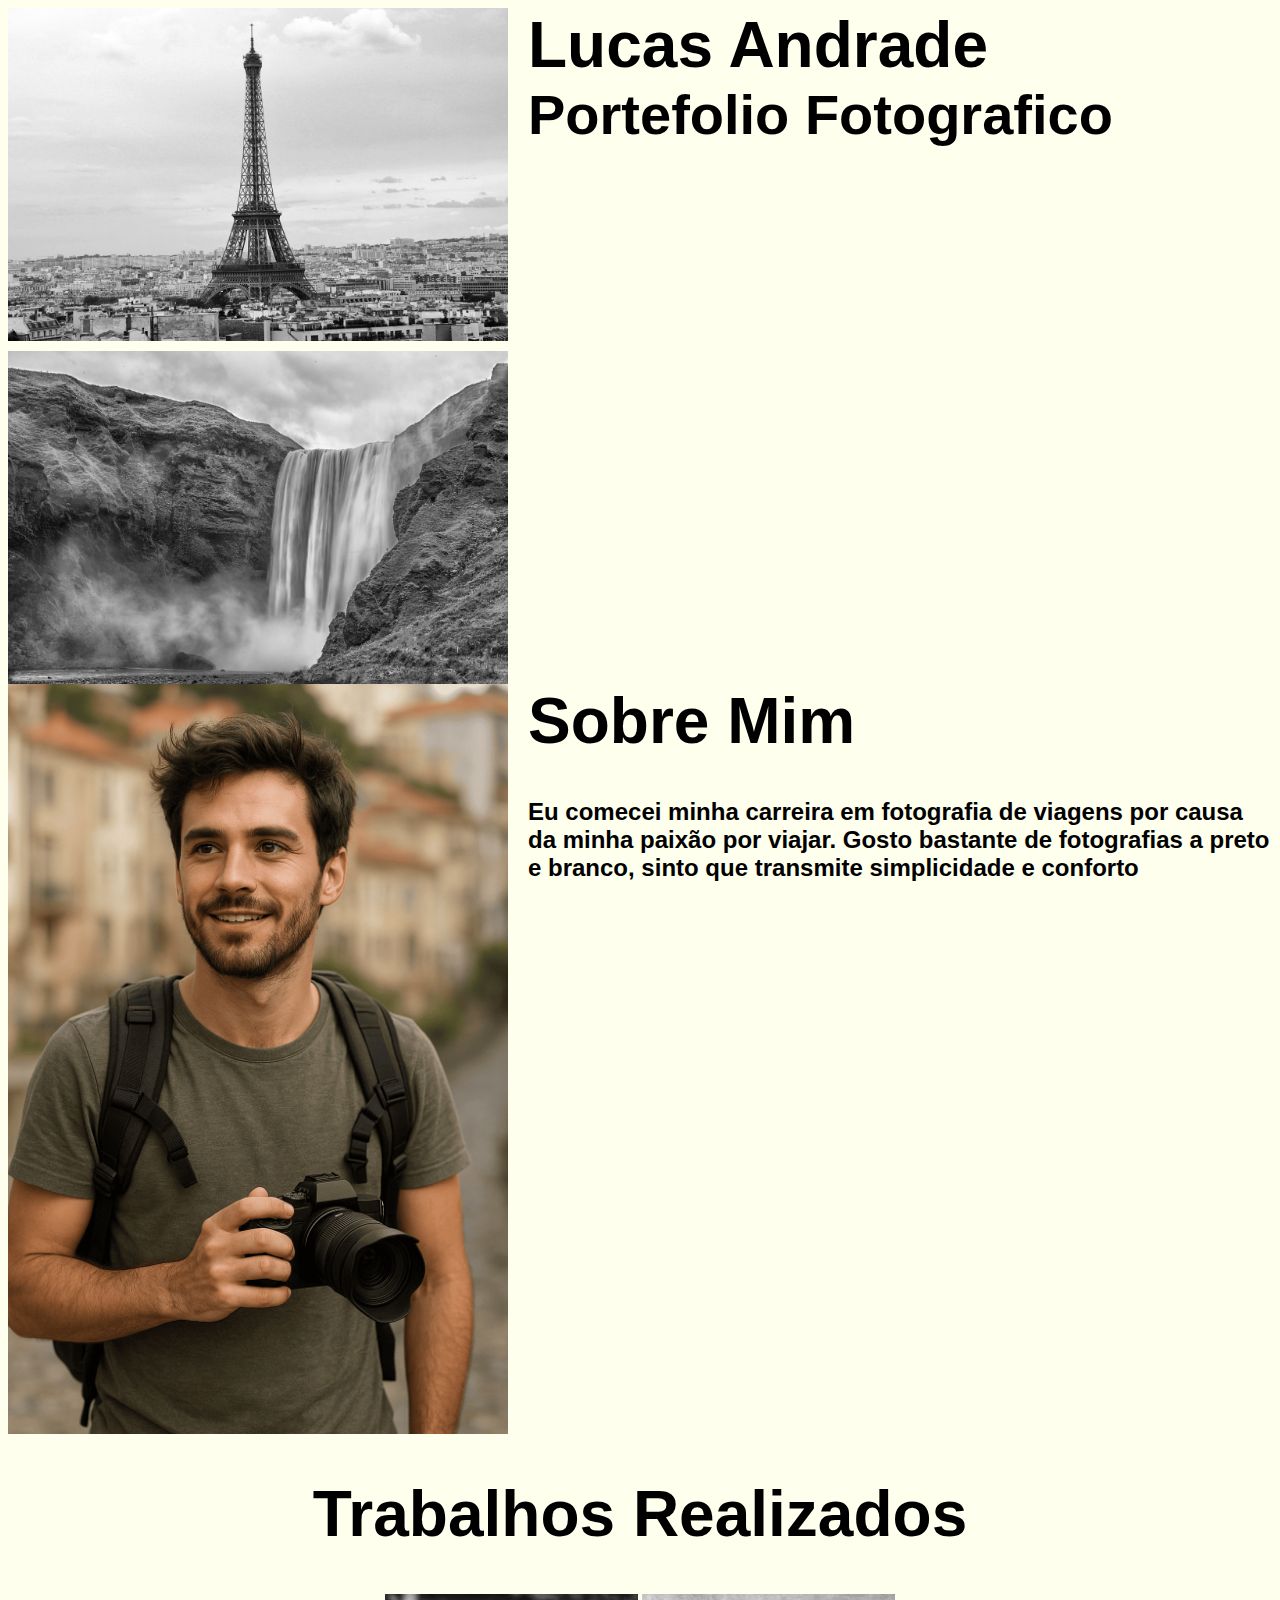
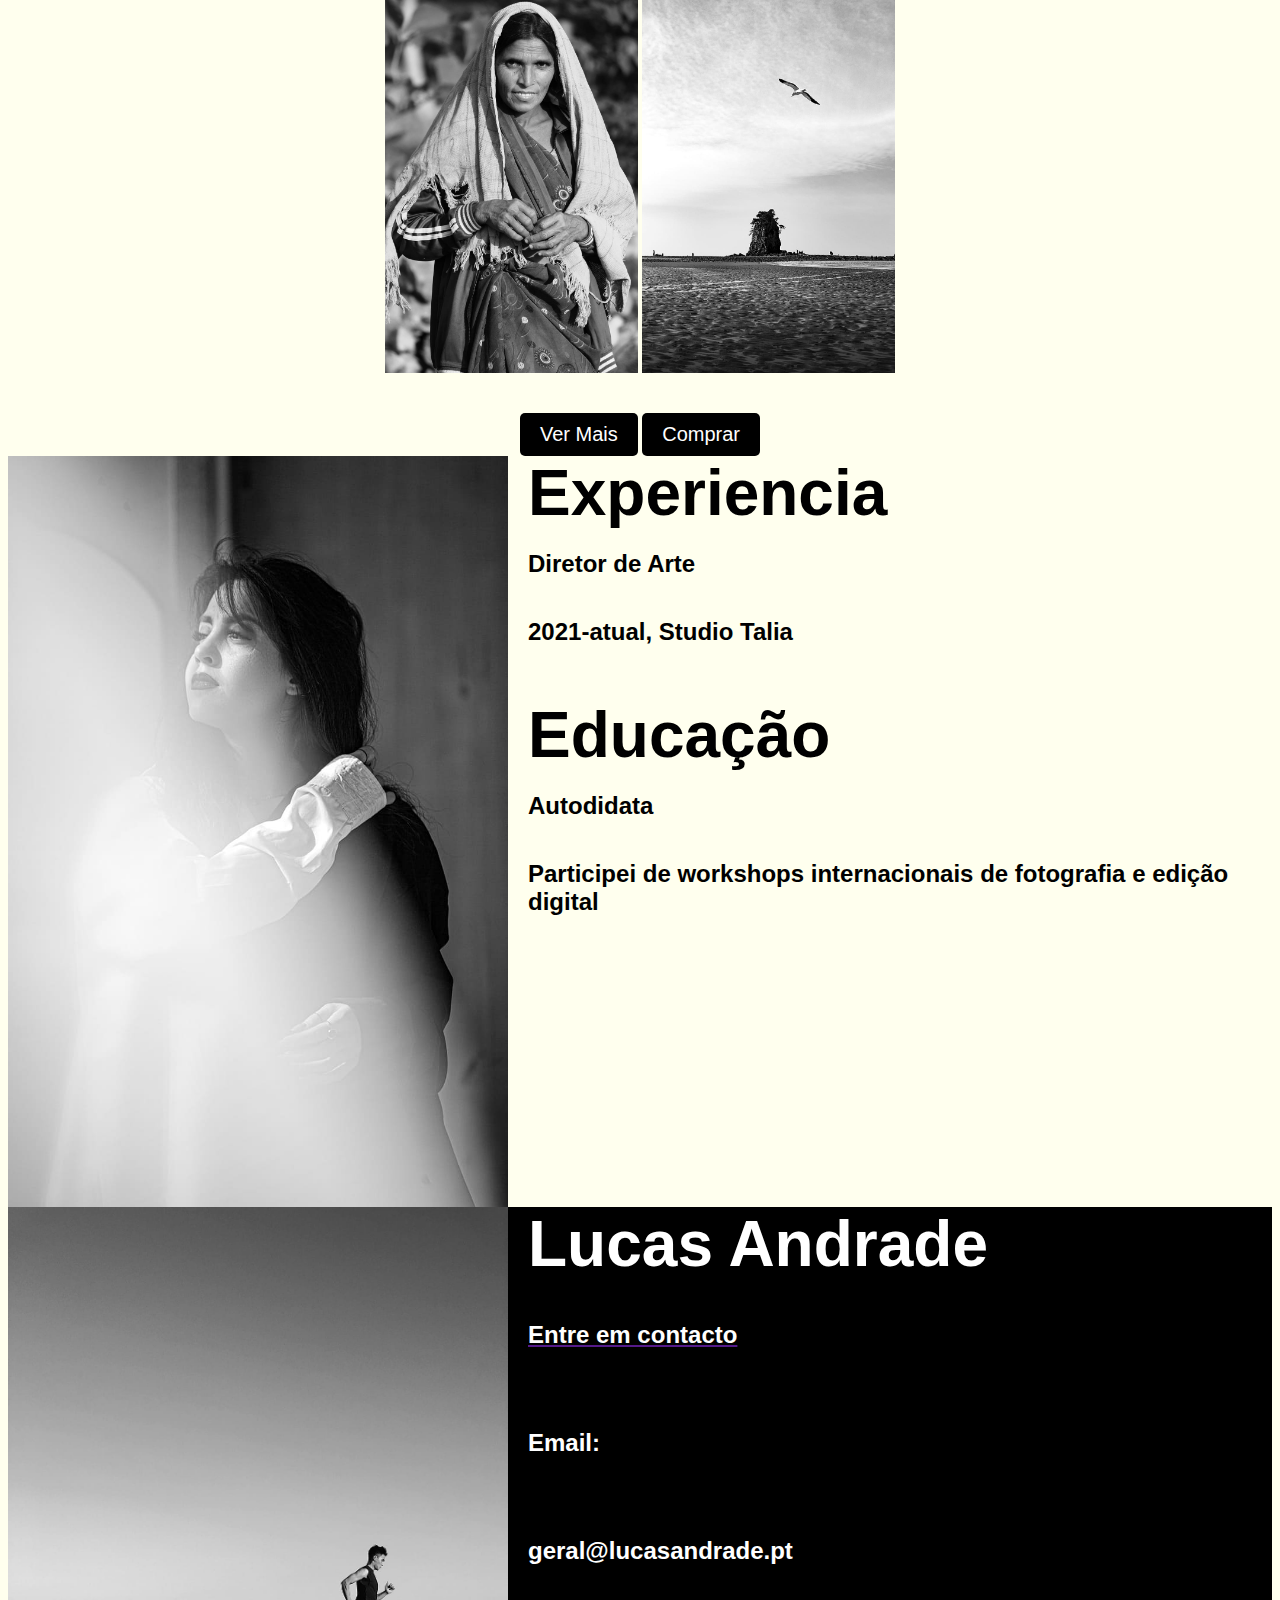
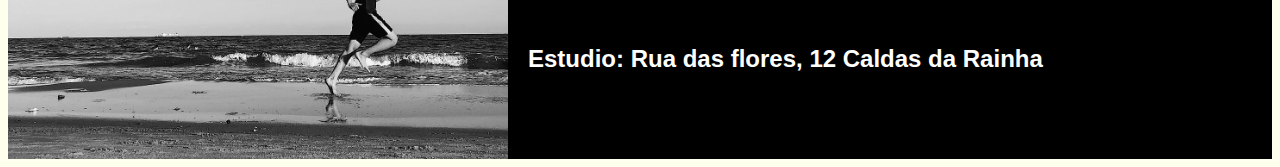
<file: index.html>
<!DOCTYPE html>
<html lang="pt-PT">
<head>
    <meta charset="UTF-8">
    <meta name="viewport" content="width=device-width, initial-scale=1.0">
    <title>Lucas Andrade</title>
    <link rel="stylesheet" href="css/styles.css">
</head>
<body>
    <section class="s1">
        <div class="cesq">
            <img src="images/viagens/9.jpg" alt="">
            <img src="images/viagens/11.jpg" alt="">
        </div>
        <div class="cdt">
            <h1>Lucas Andrade</h1>
            <h4>Portefolio Fotografico</h4>
        </div>
    </section>
    <section class="s1">
        <div class="cesq">
            <img src="images/1.png" alt="">
        </div>
        <div class="cdt">
            <h1>Sobre Mim</h1>
            <h5>Eu comecei minha carreira em fotografia de viagens por causa da minha paixão por viajar. Gosto bastante de fotografias a preto e branco, sinto que transmite simplicidade e conforto</h5>
        </div>
    </section>
    <section class="s3">
        <h1>Trabalhos Realizados</h1>
        <img src="images/lifestyle/57.jpg" alt="">
        <img src="images/viagens/5.jpg" alt="">
        <p></p>
        <a href="">Ver Mais</a>
        <a href="">Comprar</a>
    </section>
    <section class="s1">
        <div class="cesq">
            <img src="images/lifestyle/51.jpg" alt="">
        </div>
        <div class="cdt">
            <h1>Experiencia</h1>
            <h2>Diretor de Arte</h2>
            <h2>2021-atual, Studio Talia</h2>
            <p></p>
            <h1>Educação</h1>
            <h2>Autodidata</h2>
            <h2>Participei de workshops internacionais de fotografia e edição digital</h2>
        </div>
    </section>
    <section class="s5">
        <div class="cesq2">
            <img src="images/lifestyle/54.jpg" alt="">
        </div>
        <div class="cdt2">
            <h1>Lucas Andrade</h1>
            <a href=""><h5>Entre em contacto</h5></a>
            <h5>Email:</h5>
            <h5>geral@lucasandrade.pt</h5>
            <h5>Estudio: Rua das flores, 12 Caldas da Rainha</h5>
        </div>
    </section>
</body>
</html>
</file>
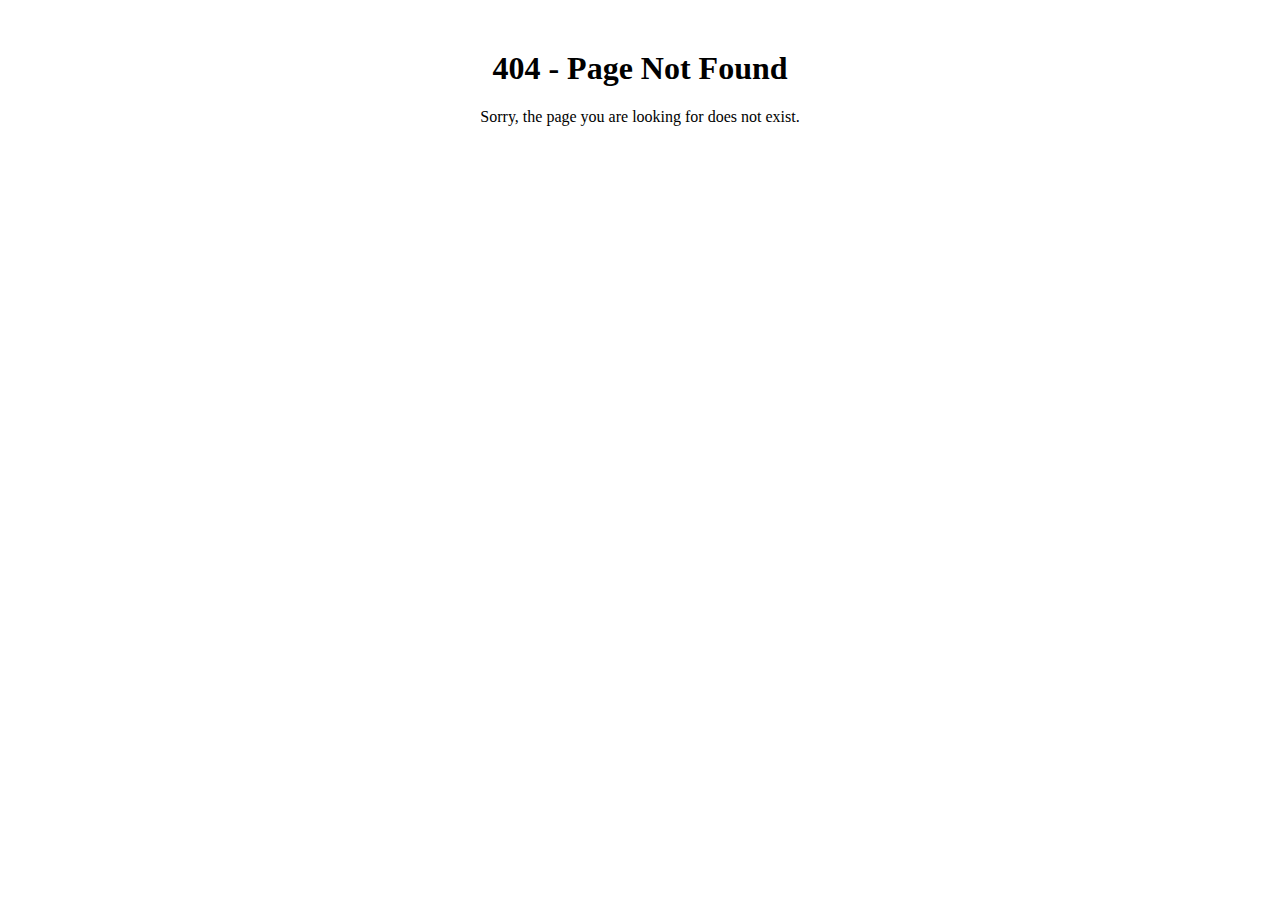
<file: css/index.html>
<!DOCTYPE html>
<html lang="pt-PT">
<head>
    <meta charset="UTF-8">
    <meta name="viewport" content="width=device-width, initial-scale=1.0">
    <title>404 - Not Found</title>
</head>
<body style="text-align: center; margin-top: 50px;">
    <h1>404 - Page Not Found</h1>
    <p>Sorry, the page you are looking for does not exist.</p>
</body>
</html>
</file>
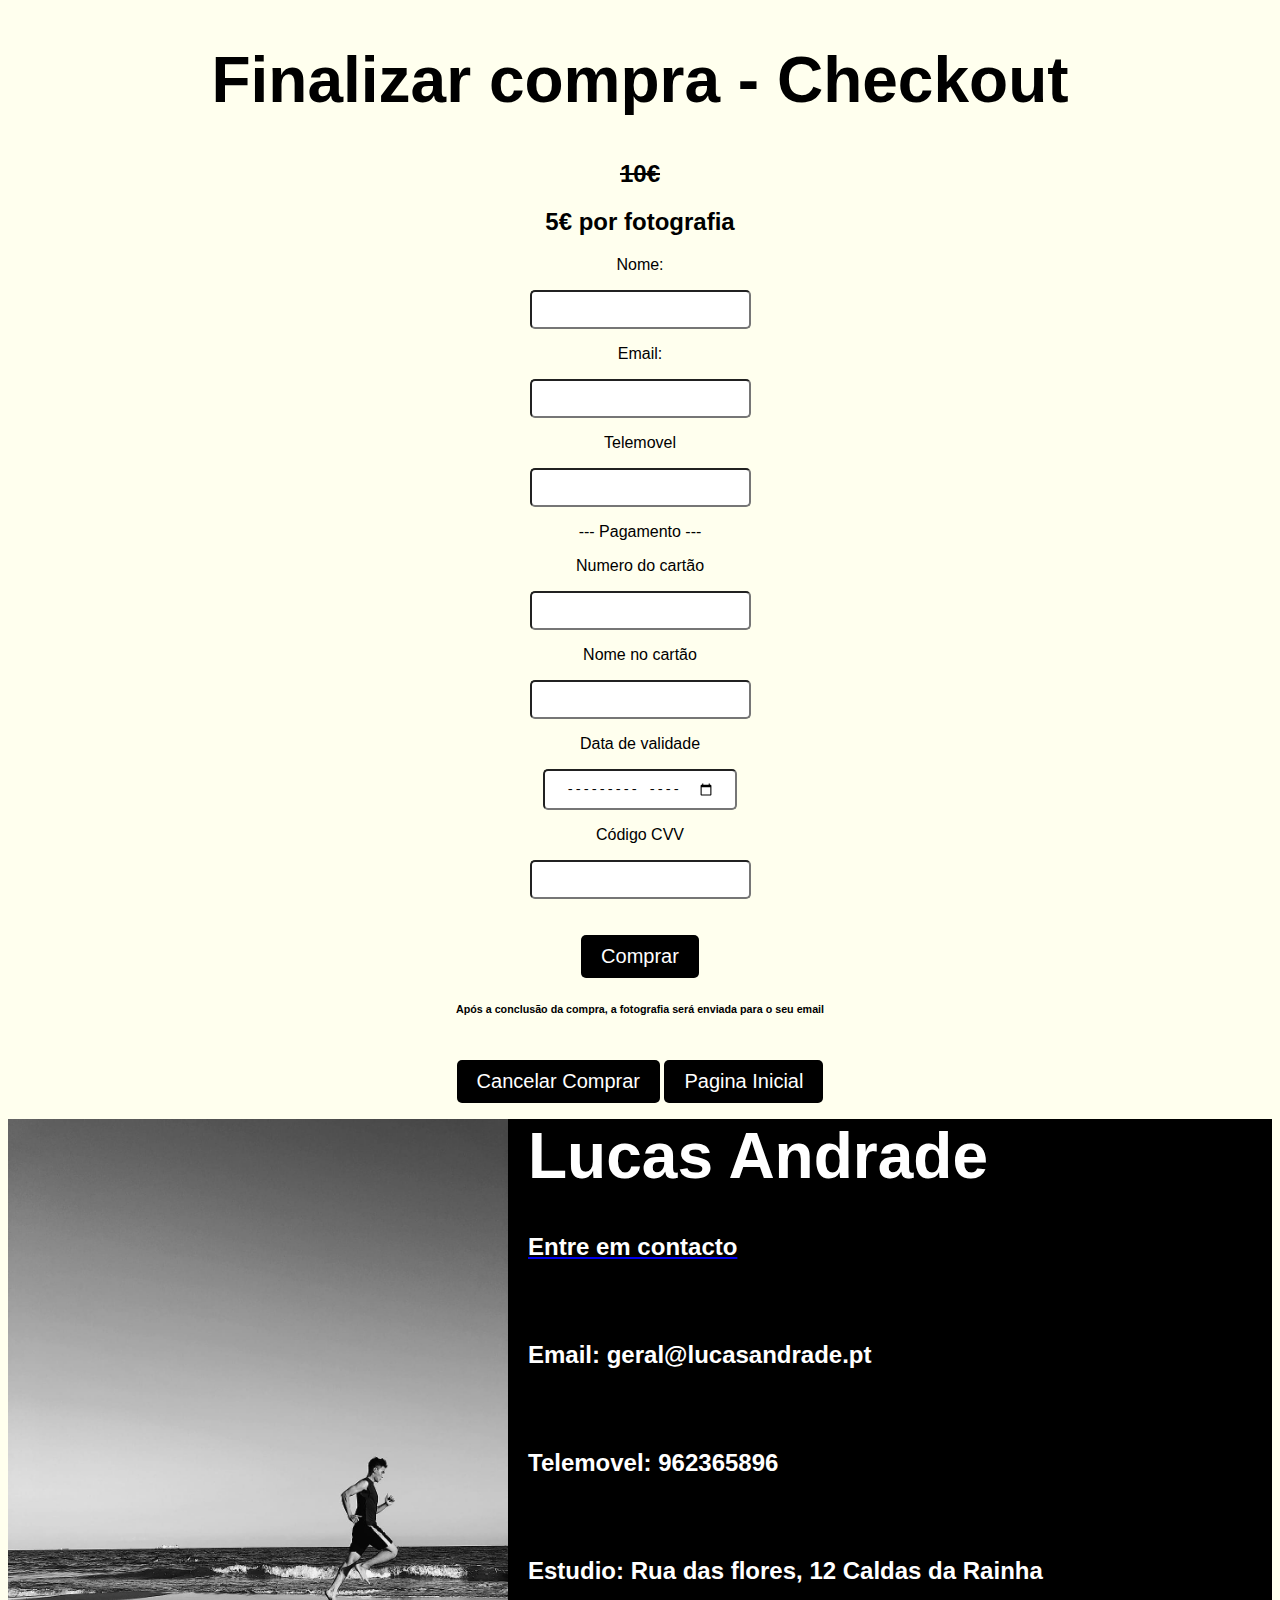
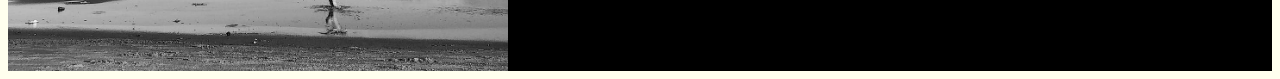
<file: checkout.html>
<!DOCTYPE html>
<html lang="en">
<head>
    <meta charset="UTF-8">
    <meta name="viewport" content="width=device-width, initial-scale=1.0">
    <title>Lucas Andrade</title>
    <link rel="stylesheet" href="css/styles.css">
</head>
<body>
    <section class="s3">
        <h1>Finalizar compra - Checkout</h1>
        <h2 style="text-decoration: line-through;">10€</h2>
        <h2>5€ por fotografia</h2>
        <p></p>
        <p>Nome:</p>
        <input type="text" name="" id="">
        <p>Email:</p>
        <input type="email" name="" id="">
        <p>Telemovel</p>
        <input type="number" name="" id="">
        <p>--- Pagamento ---</p>
        <p>Numero do cartão</p>
        <input type="number" name="" id="">
        <p>Nome no cartão</p>
        <input type="text" name="" id="">
        <p>Data de validade</p>
        <input type="month" name="" id="">
        <p>Código CVV</p>
        <input type="password" name="" id="">
        <p></p>
        <a href="index.html">Comprar</a>
        <h6>Após a conclusão da compra, a fotografia será enviada para o seu email</h6>
        <p></p>
        <a href="index.html">Cancelar Comprar</a>
        <a href="index.html">Pagina Inicial</a>
        <p></p>
    </section>
    <section class="s5">
        <div class="cesq2">
            <img src="images/lifestyle/54.jpg" alt="">
        </div>
        <div class="cdt2">
            <h1>Lucas Andrade</h1>
            <a href="contacto.html"><h5>Entre em contacto</h5></a>
            <h5>Email: geral@lucasandrade.pt</h5>
            <h5>Telemovel: 962365896</h5>
            <h5>Estudio: Rua das flores, 12 Caldas da Rainha</h5>
        </div>
    </section>
</body>
</html>
</file>
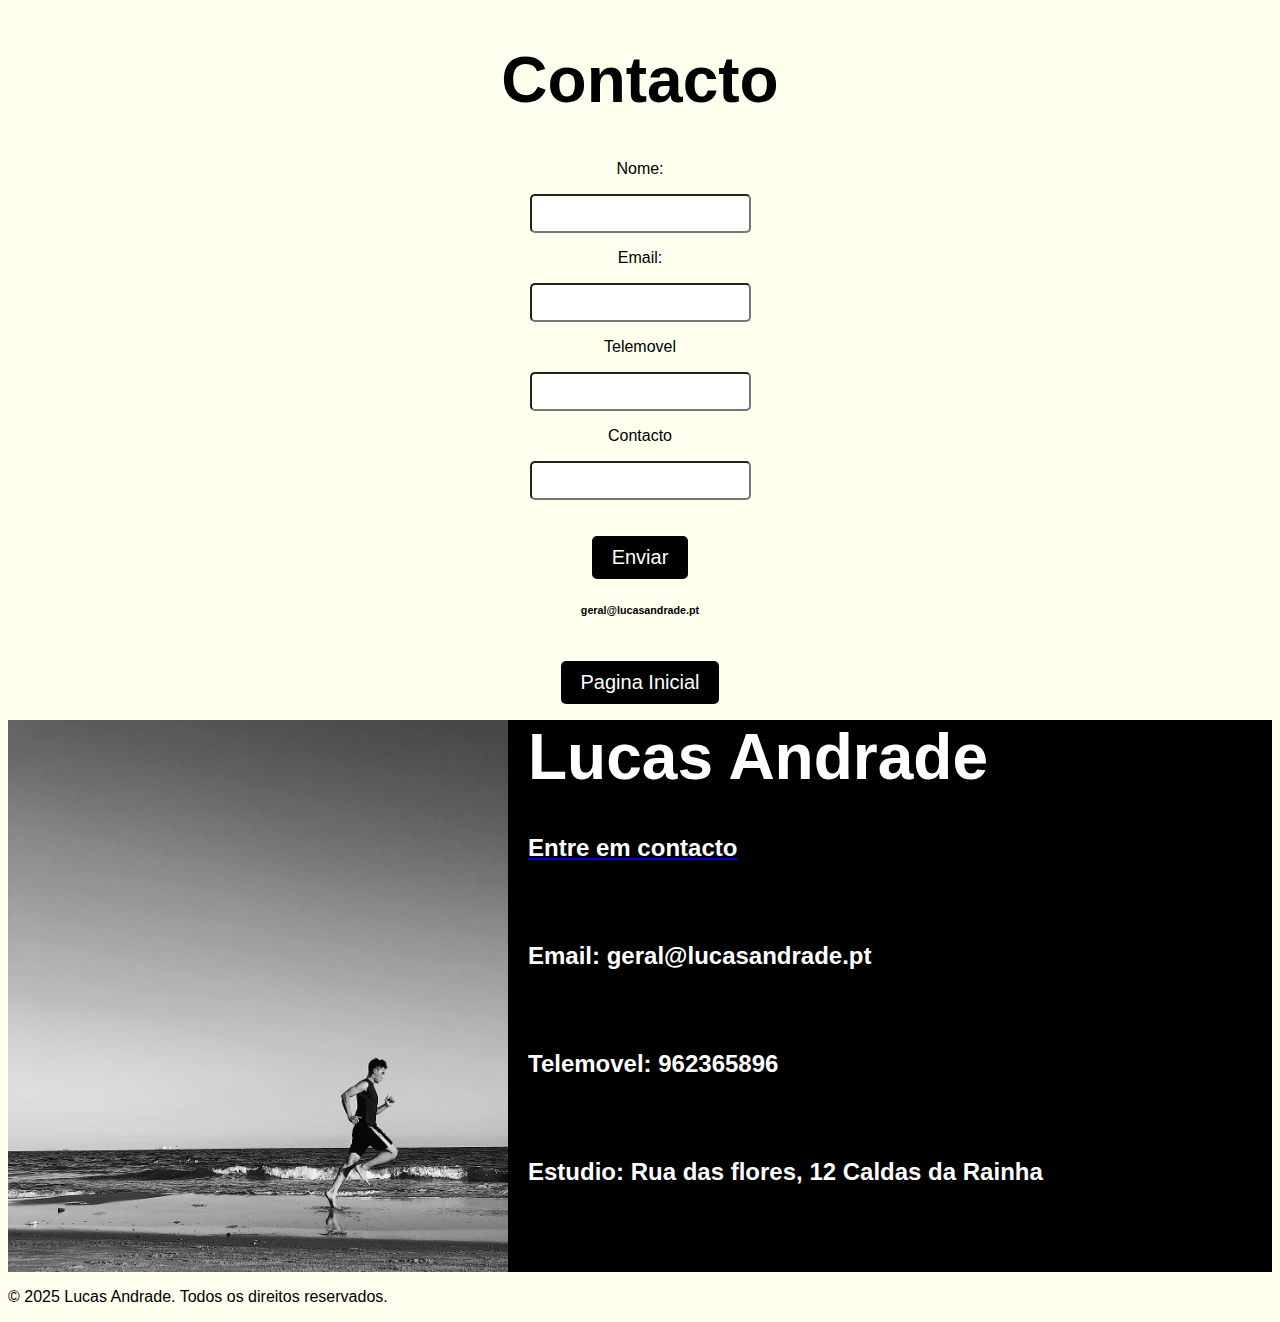
<file: contacto.html>
<!DOCTYPE html>
<html lang="pt-PT">
<head>
    <meta charset="UTF-8">
    <meta name="viewport" content="width=device-width, initial-scale=1.0">
    <title>Lucas Andrade</title>
    <link rel="stylesheet" href="css/styles.css">
</head>
<body>
    <section class="s3">
        <h1>Contacto</h1>
        <p>Nome:</p>
        <input type="text" name="" id="">
        <p>Email:</p>
        <input type="email" name="" id="">
        <p>Telemovel</p>
        <input type="number" name="" id="">
        <p>Contacto</p>
        <input type="text" name="" id="">
        <p></p>
        <a href="index.html">Enviar</a>
        <h6>geral@lucasandrade.pt</h6>
        <p></p>
        <a href="index.html">Pagina Inicial</a>
        <p></p>
    </section>
    <section class="s5">
        <div class="cesq2">
            <img src="images/lifestyle/54.jpg" alt="">
        </div>
        <div class="cdt2">
            <h1>Lucas Andrade</h1>
            <a href="contacto.html"><h5>Entre em contacto</h5></a>
            <h5>Email: geral@lucasandrade.pt</h5>
            <h5>Telemovel: 962365896</h5>
            <h5>Estudio: Rua das flores, 12 Caldas da Rainha</h5>
        </div>
    </section>
    <footer>
    <p>© 2025 Lucas Andrade. Todos os direitos reservados.</p>
    </footer>
</body>
</html>
</file>
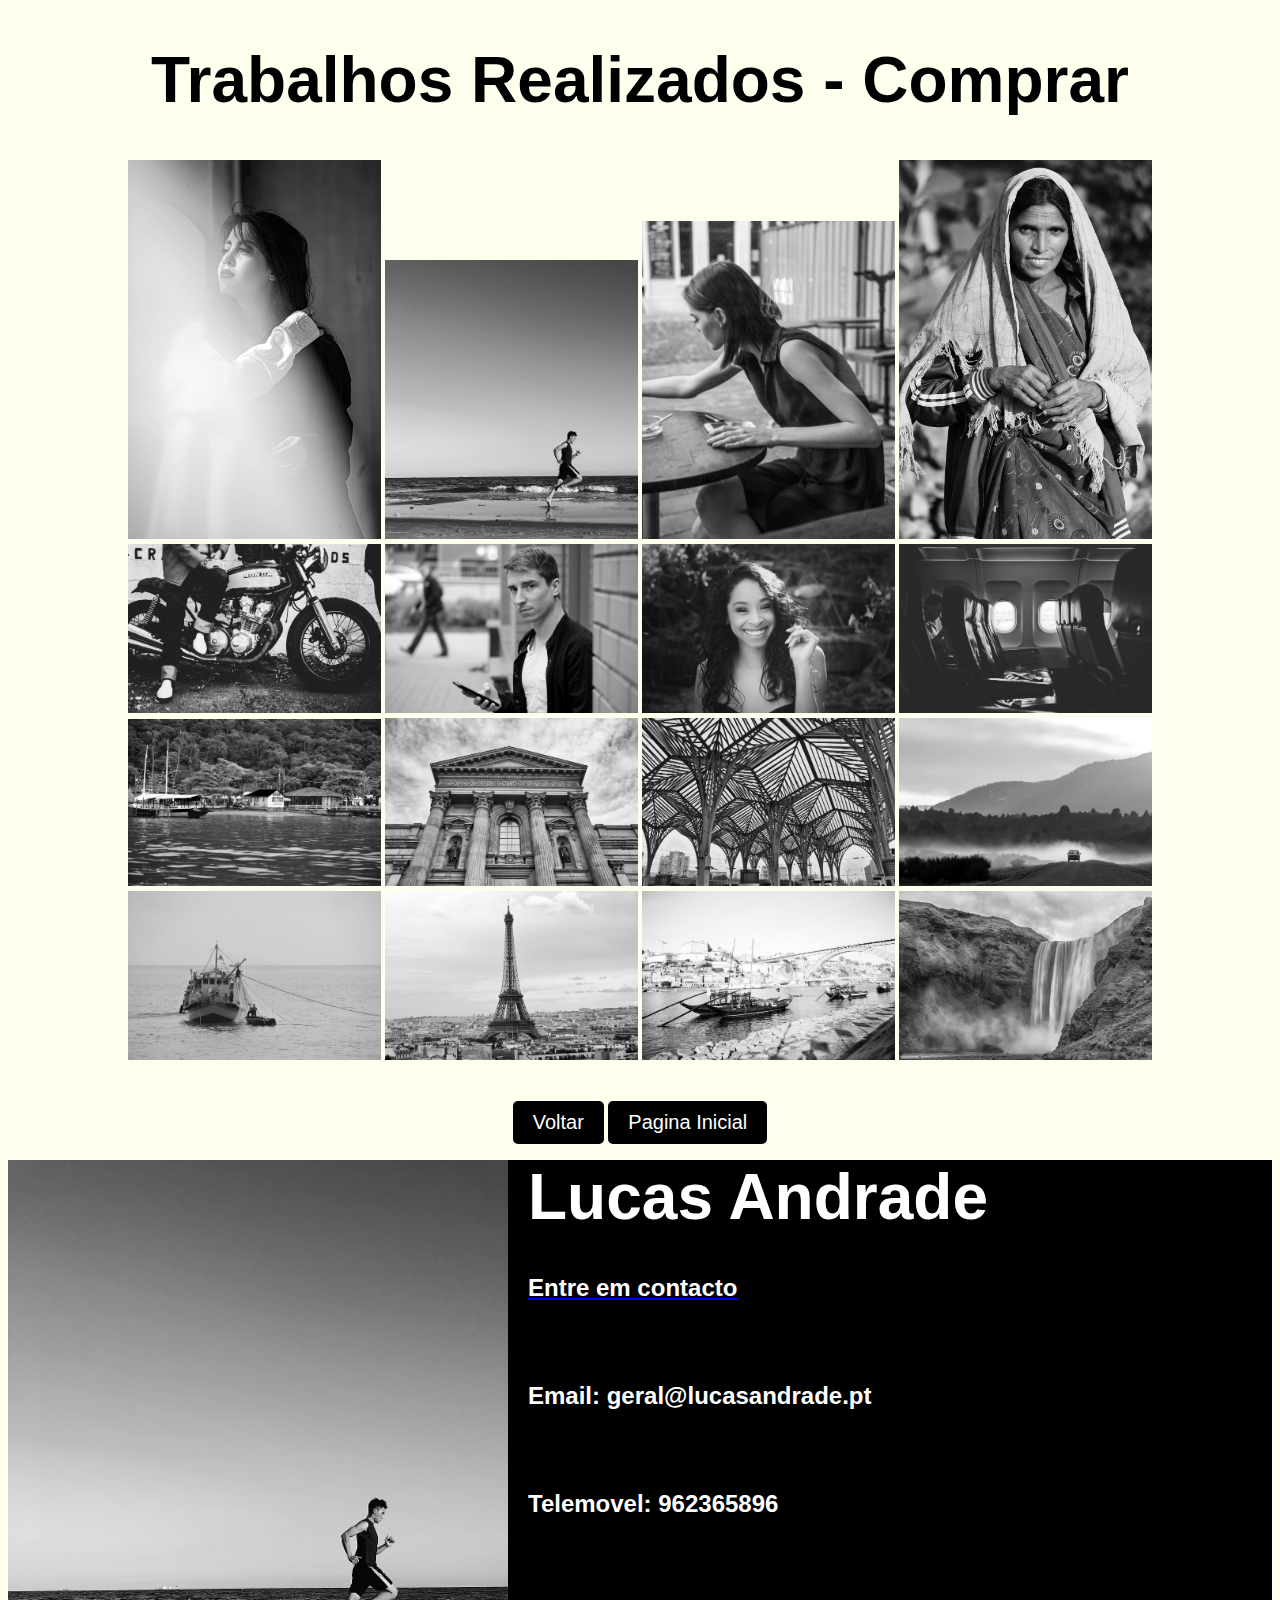
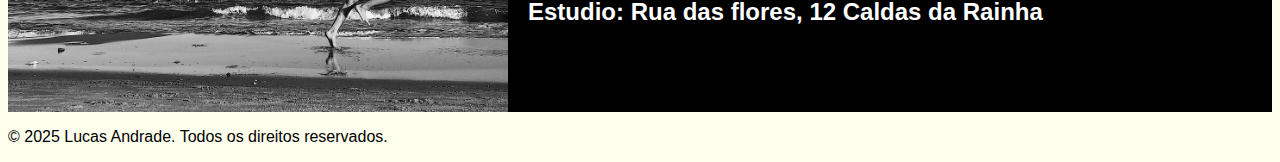
<file: loja.html>
<!DOCTYPE html>
<html lang="pt-PT">
<head>
    <meta charset="UTF-8">
    <meta name="viewport" content="width=device-width, initial-scale=1.0">
    <title>Lucas Andrade</title>
    <link rel="stylesheet" href="css/styles.css" media="(min-width: 769px)">
    <link rel="stylesheet" href="css/styles_mob.css" media="(max-width: 769px)">
</head>
<body>
    <section class="loja">
        <h1>Trabalhos Realizados - Comprar</h1>
        <a href="checkout.html"><img src="images/lifestyle/51.jpg" alt=""></a>
        <a href="checkout.html"><img src="images/lifestyle/54.jpg" alt=""></a>
        <a href="checkout.html"><img src="images/lifestyle/55.jpg" alt=""></a>
        <a href="checkout.html"><img src="images/lifestyle/57.jpg" alt=""></a>
        <a href="checkout.html"><img src="images/lifestyle/52.jpg" alt=""></a>
        <a href="checkout.html"><img src="images/lifestyle/53.jpg" alt=""></a>
        <a href="checkout.html"><img src="images/lifestyle/56.jpg" alt=""></a>
        <a href="checkout.html"><img src="images/viagens/1.jpg" alt=""></a>
        <a href="checkout.html"><img src="images/viagens/2.jpg" alt=""></a>
        <a href="checkout.html"><img src="images/viagens/4.jpg" alt=""></a>
        <a href="checkout.html"><img src="images/viagens/6.jpg" alt=""></a>
        <a href="checkout.html"><img src="images/viagens/7.jpg" alt=""></a>
        <a href="checkout.html"><img src="images/viagens/8.jpg" alt=""></a>
        <a href="checkout.html"><img src="images/viagens/9.jpg" alt=""></a>
        <a href="checkout.html"><img src="images/viagens/10.jpg" alt=""></a>
        <a href="checkout.html"><img src="images/viagens/11.jpg" alt=""></a>
        <p></p>
        <section class="s3">
            <a href="portfolio.html">Voltar</a>
            <a href="index.html">Pagina Inicial</a>
            <p></p>
        </section>
    </section>
    <section class="s5">
        <div class="cesq2">
            <img src="images/lifestyle/54.jpg" alt="">
        </div>
        <div class="cdt2">
            <h1>Lucas Andrade</h1>
            <a href="contacto.html"><h5>Entre em contacto</h5></a>
            <h5>Email: geral@lucasandrade.pt</h5>
            <h5>Telemovel: 962365896</h5>
            <h5>Estudio: Rua das flores, 12 Caldas da Rainha</h5>
        </div>
    </section>
    <footer>
    <p>© 2025 Lucas Andrade. Todos os direitos reservados.</p>
    </footer>
</body>
</html>
</file>
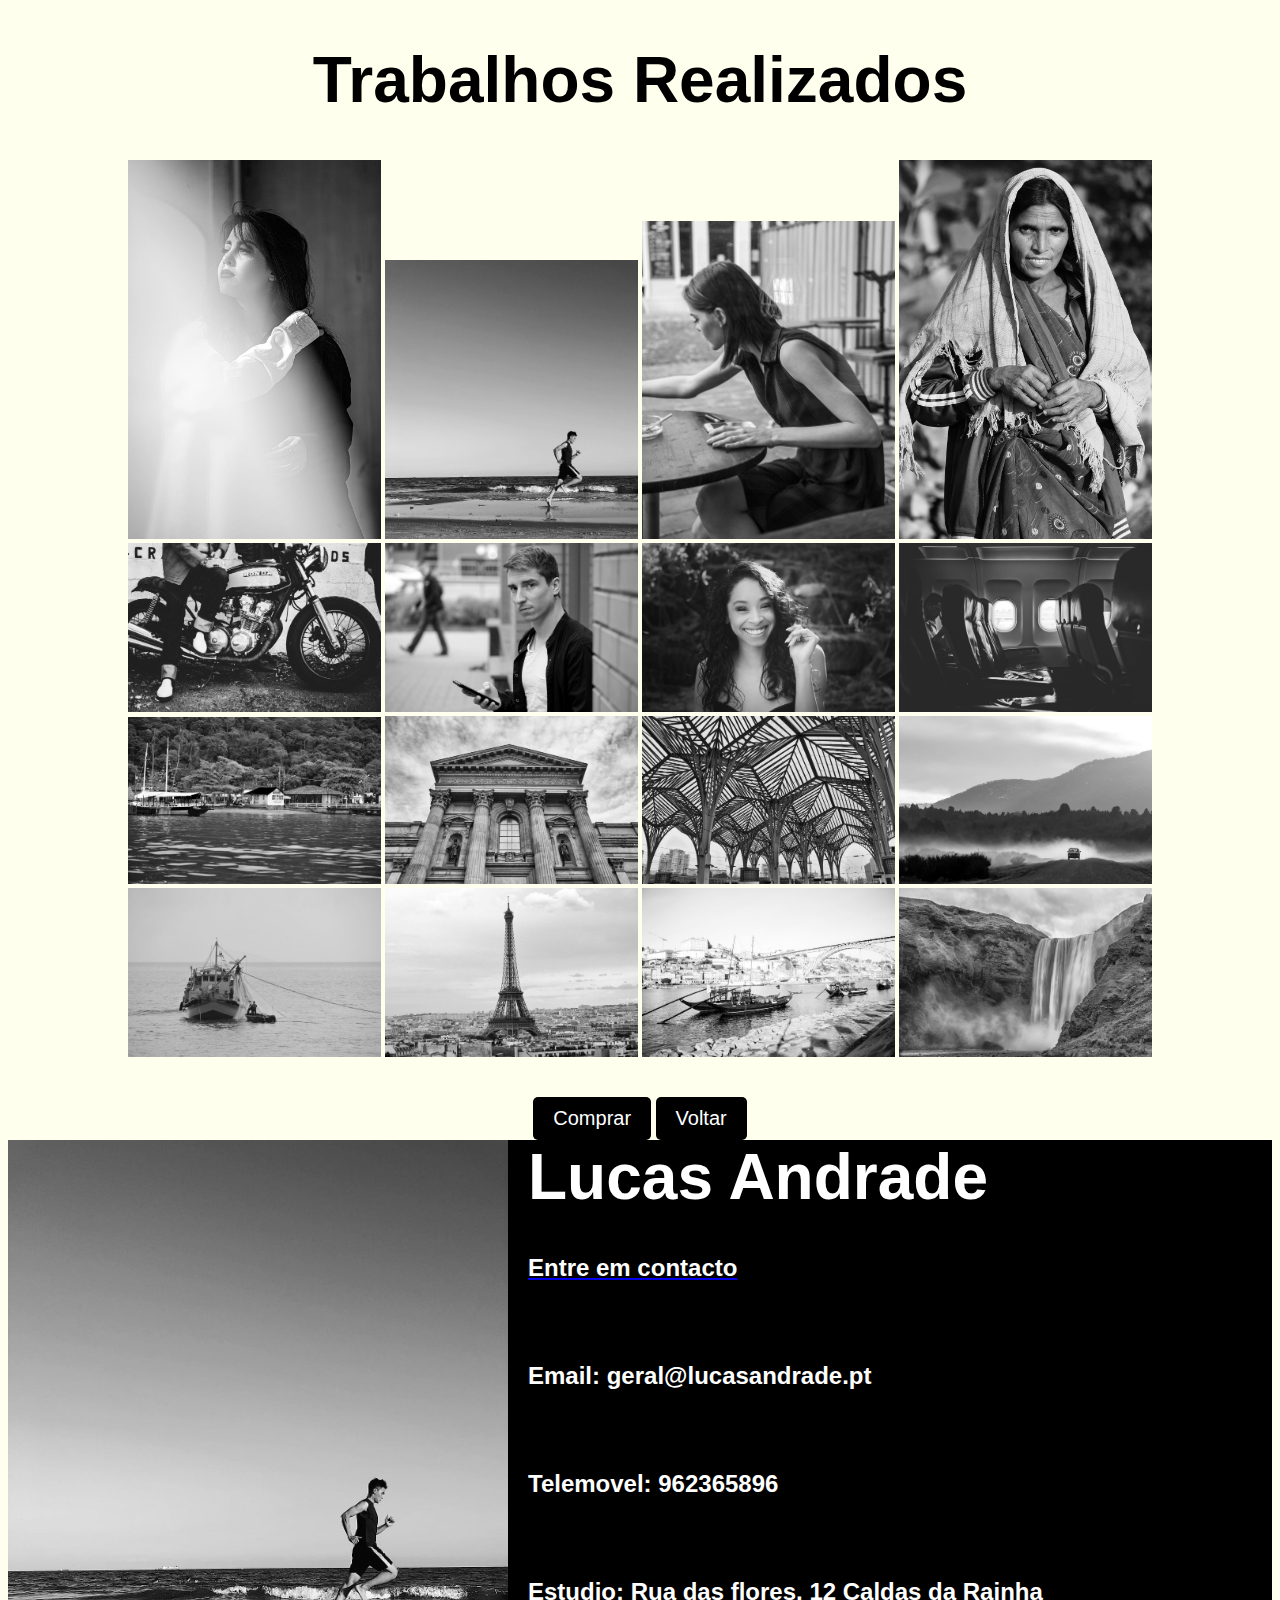
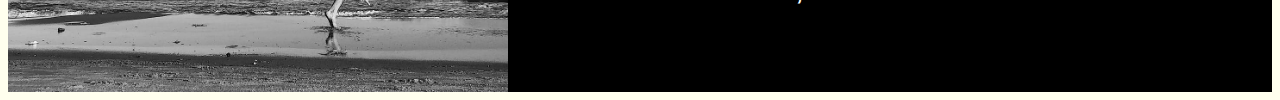
<file: portfolio.html>
<!DOCTYPE html>
<html lang="en">
<head>
    <meta charset="UTF-8">
    <meta name="viewport" content="width=device-width, initial-scale=1.0">
    <title>Lucas Andrade</title>
    <link rel="stylesheet" href="css/styles.css">
</head>
<body>
    <section class="s3">
        <h1>Trabalhos Realizados</h1>
        <img src="images/lifestyle/51.jpg" alt="">
        <img src="images/lifestyle/54.jpg" alt="">
        <img src="images/lifestyle/55.jpg" alt="">
        <img src="images/lifestyle/57.jpg" alt="">
        <img src="images/lifestyle/52.jpg" alt="">
        <img src="images/lifestyle/53.jpg" alt="">
        <img src="images/lifestyle/56.jpg" alt="">
        <img src="images/viagens/1.jpg" alt="">
        <img src="images/viagens/2.jpg" alt="">
        <img src="images/viagens/4.jpg" alt="">
        <img src="images/viagens/6.jpg" alt="">
        <img src="images/viagens/7.jpg" alt="">
        <img src="images/viagens/8.jpg" alt="">
        <img src="images/viagens/9.jpg" alt="">
        <img src="images/viagens/10.jpg" alt="">
        <img src="images/viagens/11.jpg" alt="">
        <p></p>
        <a href="loja.html">Comprar</a>
        <a href="index.html">Voltar</a>
    </section>
    <section class="s5">
        <div class="cesq2">
            <img src="images/lifestyle/54.jpg" alt="">
        </div>
        <div class="cdt2">
            <h1>Lucas Andrade</h1>
            <a href="contacto.html"><h5>Entre em contacto</h5></a>
            <h5>Email: geral@lucasandrade.pt</h5>
            <h5>Telemovel: 962365896</h5>
            <h5>Estudio: Rua das flores, 12 Caldas da Rainha</h5>
        </div>
    </section>
</body>
</html>
</file>
<file: css/styles.css>
img {
    width: 20%;
    height: 20%;
}

body {
    background-color:rgb(255, 255, 238);
    font-family: Arial, Helvetica, sans-serif;
}

.s1 {
    display: flex;
    align-items: flex-start; /* items pelo topo */
    gap: 20px;
}

/* Coluna esquerda (imagens) */
.cesq {
    display: flex;
    flex-direction: column; /* imagens uma em cima da outra */
    gap: 10px;
}

.cesq img {
    width: 500px;
    height: auto;
}

/* Coluna direita (texto) */
.cdt {
    display: flex;
    flex-direction: column; /* texto em coluna */
    justify-content: flex-start;
}

.cdt h1 {
    font-size: 400%;
}
.cdt h4 {
    font-size: 350% ;
}
.cdt h5 {
    font-size: 150% ;
}
.cdt h1,
.cdt h4 {
    margin: 0;
}

.s3 {
    text-align: center;
    text-decoration: black;
}   

.s3 a {
    margin-top: 20px;
    display: inline-block;
    padding: 10px 20px;
    background-color: black;
    color: white;
    text-decoration: none;
    font-size: 20px;
    border-radius: 5px;
}

.s3 a:hover {
    background-color: gray;
}

.s3 h1 {
    font-size: 400%;
}

/* 2222222222222222222222222222222222222222 */

.s5 {
    display: flex;
    align-items: flex-start; /* items pelo topo */
    gap: 20px;
    background-color: black;
}

/* Coluna esquerda (imagens) */
.cesq2 {
    display: flex;
    flex-direction: column; /* imagens uma em cima da outra */
    gap: 10px;
}

.cesq2 img {
    width: 500px;
    height: auto;
}

/* Coluna direita (texto) */
.cdt2 {
    display: flex;
    flex-direction: column; /* texto em coluna */
    justify-content: flex-start;
}

.cdt2 h1 {
    font-size: 400%;
    color: white;
}
.cdt2 h4 {
    font-size: 350% ;
    color: white;
}
.cdt2 h5 {
    font-size: 150% ;
    color: white;
}
.cdt2 h1,
.cdt2 h4 {
    margin: 0;
}

.loja {
    text-align: center;
    text-decoration: black;
}

.loja a {
    color: white;
    text-decoration: none;
    font-size: 20px;
    border-radius: 5px;
}

.loja a:hover {
    background-color: gray;
}

.loja h1 {
    font-size: 400%;
}

.s3 input {
    display: inline-block;
    padding: 10px 20px;
    background-color: white;
    text-decoration: none;
    border-radius: 5px;
}
</file>
<file: css/styles_mob.css>
img {
    max-width: 100%;
    height: auto;
    margin-bottom: 20px;
    display: block;
}
section {
    margin: 40px; 
}

body {
    background-color:rgb(255, 255, 238);
    font-family: Arial, Helvetica, sans-serif;
}

h1,
h2,
h3,
h4,
h5,
h6 {
    text-align: center;
}

h1 {
    font-size: 200%;
}
h2 {
    font-size: 150% ;
}
h4 {
    font-size: 150% ;
}
h5 {
    font-size: 100% ;
}
h1,
h4 {
    margin-top: 20px;
}

.s3 a {
    margin-top: 20px;
    display: inline-block;
    padding: 10px 20px;
    background-color: black;
    color: white;
    text-decoration: none;
    font-size: 10px;
    border-radius: 10px;
    margin-left: 40px;
    margin-right: auto;
}

.s3 a:hover {
    background-color: gray;
}


.loja {
    text-align: center;
    text-decoration: black;
}

.loja a {
    color: white;
    text-decoration: none;
    font-size: 20px;
    border-radius: 5px;
}

.s3 input {
    display: inline-block;
    padding: 10px 20px;
    background-color: white;
    text-decoration: none;
    border-radius: 5px;
}

footer {
    text-align: center;
}
</file>
